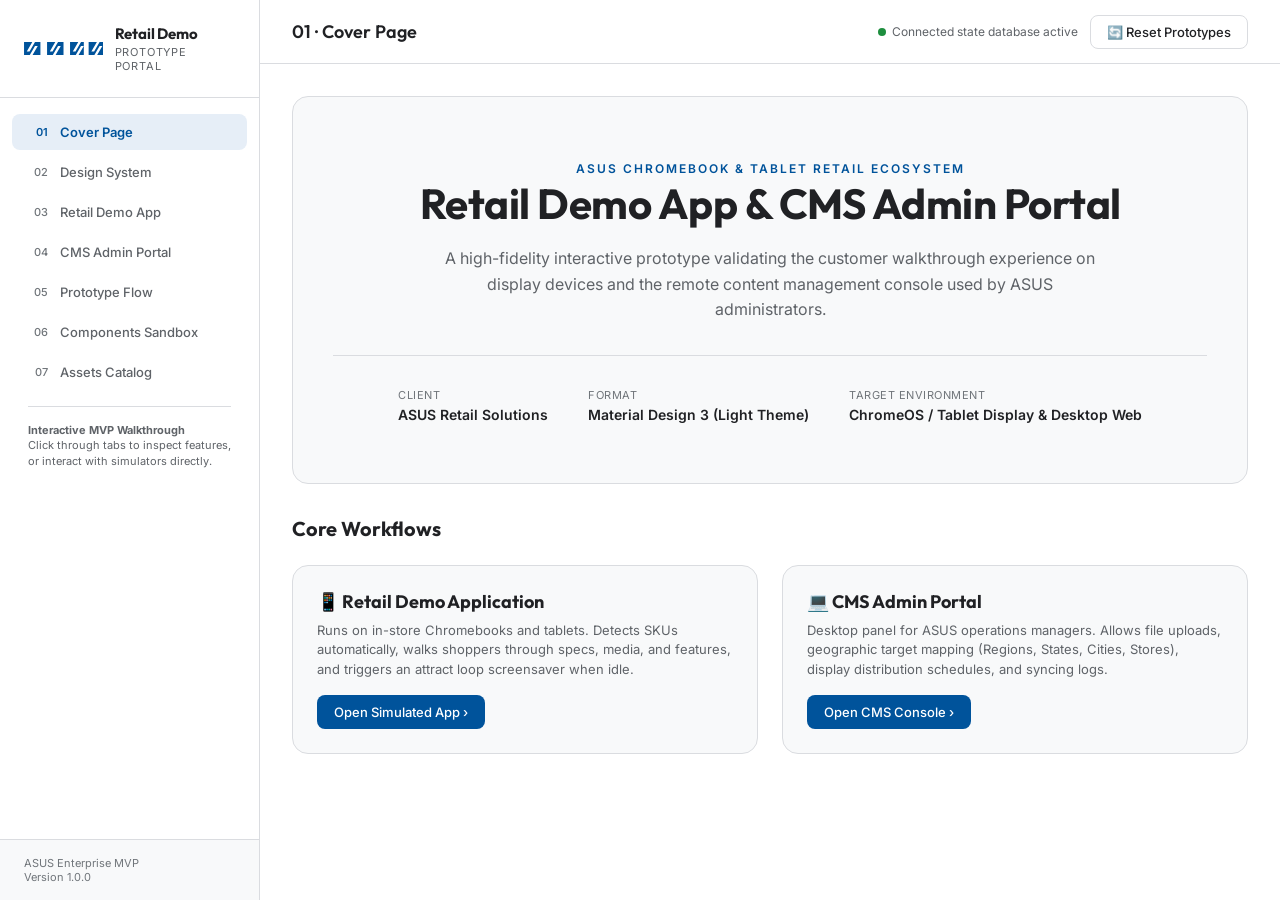
<file: index.html>
<!DOCTYPE html>
<html lang="en">
<head>
  <meta charset="UTF-8">
  <meta name="viewport" content="width=device-width, initial-scale=1.0">
  <title>ASUS Retail Demo Ecosystem — Client Review Prototype</title>
  <link rel="stylesheet" href="css/style.css">
</head>
<body>

  <div class="workbench-shell">
    
    <!-- LEFT SIDEBAR: Pages index (Figma structured) -->
    <aside class="workbench-sidebar">
      <div class="workbench-brand">
        <!-- SVG ASUS Logo -->
        <svg class="asus-svg-logo" viewBox="0 0 450 78" xmlns="http://www.w3.org/2000/svg">
          <path d="M78.6 0H63L31.5 54H15.8L47.3 0H0v77.3h31.5l31.5-54h15.7l-31.5 54H94V0H78.6zm132 0H195l-31.5 54h-15.7l31.5-54h-47.2v77.3h31.4l31.5-54h15.8l-31.5 54h47.2V0h-15.6zm132 0h-15.7l-31.5 54h-15.7l31.5-54h-47.2v77.3h31.4l31.5-54h15.8l-31.5 54H343V0h-15.7zm106.6 0h-15.6l-31.5 54h-15.7l31.5-54h-47.2v77.3h31.4l31.5-54h15.8l-31.5 54h47.2V0h-15.7z"/>
        </svg>
        <div class="workbench-title-box">
          <span class="workbench-title">Retail Demo</span>
          <span class="workbench-subtitle">Prototype Portal</span>
        </div>
      </div>
      
      <nav class="workbench-nav">
        <a href="#" class="workbench-nav-item active" data-page="cover">
          <span class="page-num">01</span>
          <span class="page-name">Cover Page</span>
        </a>
        <a href="#" class="workbench-nav-item" data-page="ds">
          <span class="page-num">02</span>
          <span class="page-name">Design System</span>
        </a>
        <a href="#" class="workbench-nav-item" data-page="retail">
          <span class="page-num">03</span>
          <span class="page-name">Retail Demo App</span>
        </a>
        <a href="#" class="workbench-nav-item" data-page="cms">
          <span class="page-num">04</span>
          <span class="page-name">CMS Admin Portal</span>
        </a>
        <a href="#" class="workbench-nav-item" data-page="flow">
          <span class="page-num">05</span>
          <span class="page-name">Prototype Flow</span>
        </a>
        <a href="#" class="workbench-nav-item" data-page="sandbox">
          <span class="page-num">06</span>
          <span class="page-name">Components Sandbox</span>
        </a>
        <a href="#" class="workbench-nav-item" data-page="assets">
          <span class="page-num">07</span>
          <span class="page-name">Assets Catalog</span>
        </a>
        
        <div class="workbench-nav-divider"></div>
        
        <div style="padding: 0 16px; font-size: 11px; color: var(--text-secondary); line-height: 1.4;">
          <strong>Interactive MVP Walkthrough</strong><br>
          Click through tabs to inspect features, or interact with simulators directly.
        </div>
      </nav>
      
      <div class="workbench-footer">
        ASUS Enterprise MVP<br>
        Version 1.0.0
      </div>
    </aside>
    
    <!-- MAIN WORK AREA -->
    <main class="workbench-main">
      
      <!-- TOP NAV / STATS -->
      <header class="workbench-header">
        <h2 class="workbench-header-title">01  ·  Cover Page</h2>
        <div class="workbench-header-actions">
          <span style="font-size: 12px; color: var(--text-secondary); display: flex; align-items: center; gap: 6px;">
            <span style="width: 8px; height: 8px; border-radius:50%; background-color: var(--success); display:inline-block;"></span>
            Connected state database active
          </span>
          <button class="btn btn-secondary" onclick="window.location.reload();">
            🔄 Reset Prototypes
          </button>
        </div>
      </header>
      
      <!-- MAIN BODY CONTAINER -->
      <div class="workbench-body">
        
        <!-- ==========================================
             01 COVER PAGE
             ========================================== -->
        <section class="workbench-page active" id="page-cover">
          <div class="cover-hero">
            <span class="cover-kicker">ASUS Chromebook & Tablet Retail Ecosystem</span>
            <h1 class="cover-title">Retail Demo App & CMS Admin Portal</h1>
            <p class="cover-description">
              A high-fidelity interactive prototype validating the customer walkthrough experience on display devices and the remote content management console used by ASUS administrators.
            </p>
            <div class="cover-meta">
              <div class="cover-meta-item">
                <div class="cover-meta-label">Client</div>
                <div class="cover-meta-value">ASUS Retail Solutions</div>
              </div>
              <div class="cover-meta-item">
                <div class="cover-meta-label">Format</div>
                <div class="cover-meta-value">Material Design 3 (Light Theme)</div>
              </div>
              <div class="cover-meta-item">
                <div class="cover-meta-label">Target Environment</div>
                <div class="cover-meta-value">ChromeOS / Tablet Display & Desktop Web</div>
              </div>
            </div>
          </div>
          
          <h2 style="font-family: var(--font-title); font-size: 20px; margin-bottom: 16px;">Core Workflows</h2>
          <div class="cover-grid">
            <div class="cover-card">
              <h3>📱 Retail Demo Application</h3>
              <p>Runs on in-store Chromebooks and tablets. Detects SKUs automatically, walks shoppers through specs, media, and features, and triggers an attract loop screensaver when idle.</p>
              <button class="btn btn-primary" onclick="document.querySelector('.workbench-nav-item[data-page=\'retail\']').click();">
                Open Simulated App ›
              </button>
            </div>
            
            <div class="cover-card">
              <h3>💻 CMS Admin Portal</h3>
              <p>Desktop panel for ASUS operations managers. Allows file uploads, geographic target mapping (Regions, States, Cities, Stores), display distribution schedules, and syncing logs.</p>
              <button class="btn btn-primary" onclick="document.querySelector('.workbench-nav-item[data-page=\'cms\']').click();">
                Open CMS Console ›
              </button>
            </div>
          </div>
        </section>
        
        <!-- ==========================================
             02 DESIGN SYSTEM
             ========================================== -->
        <section class="workbench-page" id="page-ds">
          <div class="alert-box alert-info">
            <strong>Design Tokens Statement:</strong> This design system represents the corporate look-and-feel of ASUS enterprise dashboards. It emphasizes clean layouts, Inter typography, 8px spacing grid, and ASUS Blue as the dominant brand identifier.
          </div>
          
          <!-- Colors -->
          <div class="ds-section">
            <h3 class="ds-section-title">Color Palette</h3>
            <div class="ds-color-grid">
              <div class="ds-color-card">
                <div class="ds-color-swatch" style="background-color: var(--primary);"></div>
                <div class="ds-color-info">
                  <div class="ds-color-name">ASUS Blue (Primary)</div>
                  <div class="ds-color-hex">#00539B</div>
                </div>
              </div>
              <div class="ds-color-card">
                <div class="ds-color-swatch" style="background-color: var(--primary-hover);"></div>
                <div class="ds-color-info">
                  <div class="ds-color-name">ASUS Blue Dark</div>
                  <div class="ds-color-hex">#003E7E</div>
                </div>
              </div>
              <div class="ds-color-card">
                <div class="ds-color-swatch" style="background-color: var(--asus-blue-light);"></div>
                <div class="ds-color-info">
                  <div class="ds-color-name">ASUS Blue Light</div>
                  <div class="ds-color-hex">#E6EEF7</div>
                </div>
              </div>
              <div class="ds-color-card">
                <div class="ds-color-swatch" style="background-color: var(--accent);"></div>
                <div class="ds-color-info">
                  <div class="ds-color-name">Accent Blue</div>
                  <div class="ds-color-hex">#1A73E8</div>
                </div>
              </div>
              <div class="ds-color-card">
                <div class="ds-color-swatch" style="background-color: var(--surface-variant);"></div>
                <div class="ds-color-info">
                  <div class="ds-color-name">Surface Light Grey</div>
                  <div class="ds-color-hex">#F8F9FA</div>
                </div>
              </div>
              <div class="ds-color-card">
                <div class="ds-color-swatch" style="background-color: var(--border);"></div>
                <div class="ds-color-info">
                  <div class="ds-color-name">Border Line</div>
                  <div class="ds-color-hex">#DADCE0</div>
                </div>
              </div>
            </div>
          </div>
          
          <!-- Typography -->
          <div class="ds-section">
            <h3 class="ds-section-title">Typography (Inter & Outfit)</h3>
            <div class="ds-font-sample">
              <div class="ds-font-label">Display Heading - Outfit (700 Bold)</div>
              <div style="font-family: var(--font-title); font-size: 32px; font-weight: 700;">ASUS Chromebook Plus CX3402</div>
            </div>
            <div class="ds-font-sample">
              <div class="ds-font-label">Section Title - Outfit (600 Semi-Bold)</div>
              <div style="font-family: var(--font-title); font-size: 20px; font-weight: 600;">Technical Specifications</div>
            </div>
            <div class="ds-font-sample">
              <div class="ds-font-label">Body Text - Inter (400 Regular)</div>
              <div style="font-family: var(--font-sans); font-size: 14px; line-height: 1.6; color: var(--text-secondary);">
                Tested to rigorous US MIL-STD 810H standards to withstand everyday bumps, drops, and liquid spills.
              </div>
            </div>
            <div class="ds-font-sample">
              <div class="ds-font-label">Action Label / Code - Inter (500 Medium / Monospace)</div>
              <div style="font-family: var(--font-sans); font-size: 13px; font-weight: 500; color: var(--primary);">EXPLORE PRODUCT</div>
            </div>
          </div>
          
          <!-- Elev/Margins -->
          <div class="ds-section">
            <h3 class="ds-section-title">Design Guidelines</h3>
            <div class="ds-color-grid">
              <div class="ds-card">
                <strong style="font-size:14px; display:block; margin-bottom:8px;">8-Point Grid</strong>
                <p style="font-size:12px; color:var(--text-secondary); line-height: 1.5;">All paddings, margins, elevations, and layout heights align to sizes of 8px (8, 16, 24, 32, 48, 64).</p>
              </div>
              <div class="ds-card">
                <strong style="font-size:14px; display:block; margin-bottom:8px;">Rounded Corners</strong>
                <p style="font-size:12px; color:var(--text-secondary); line-height: 1.5;">Cards, inputs, dialog panels, and buttons use a consistent border radius of 8px. Outer chassis uses 16px.</p>
              </div>
              <div class="ds-card">
                <strong style="font-size:14px; display:block; margin-bottom:8px;">Flat Shadow Scale</strong>
                <p style="font-size:12px; color:var(--text-secondary); line-height: 1.5;">Clean elevation gradients matching Material Design 3. Low height shadows to create neat card separation.</p>
              </div>
            </div>
          </div>
        </section>
        
        <!-- ==========================================
             03 RETAIL DEMO APP (LANDSCAPE SIMULATOR)
             ========================================== -->
        <section class="workbench-page" id="page-retail">
          <div style="margin-bottom: 20px; display:flex; justify-content:space-between; align-items:center;">
            <div>
              <p style="font-size: 14px; color: var(--text-secondary); max-width: 600px;">
                Walk through the in-store Chromebook flow. Note the automatic SKU scanning simulation and the screensaver attract loop.
              </p>
            </div>
            <div style="display:flex; gap:10px;">
              <button class="btn btn-secondary" onclick="showRtScreen('rt-splash')">⏮ Restart Loop</button>
              <button class="btn btn-secondary" onclick="showRtScreen('rt-idle')">💤 Trigger Idle Mode</button>
            </div>
          </div>
          
          <div class="simulator-stage">
            
            <!-- TABLET FRAME -->
            <div class="tablet-frame">
              <div class="tablet-camera"></div>
              
              <!-- Simulated Landscape Screen -->
              <div class="tablet-screen" id="tablet-viewport">
                
                <!-- RT-01: Splash Screen -->
                <div class="rt-screen active" id="rt-splash">
                  <div class="rt-splash-wrap">
                    <!-- Simple Text Logo representation or clean ASUS text -->
                    <h1 style="font-family: var(--font-title); font-size: 54px; letter-spacing: 2px; color: var(--primary); margin-bottom: 16px;">ASUS</h1>
                    <p style="font-size:13px; color: var(--text-secondary); margin-bottom: 32px; letter-spacing: 1px;">WELCOME TO THE EXPERIENCE</p>
                    <div class="rt-spinner" id="rt-splash-spinner"></div>
                  </div>
                  <button class="btn btn-secondary btn-text rt-screen-overlay-btn" id="rt-splash-skip">Skip Intro ›</button>
                </div>
                
                <!-- RT-02: Auto SKU Detection -->
                <div class="rt-screen" id="rt-sku">
                  <div class="rt-sku-wrap">
                    <div class="rt-sku-scanning-card" id="rt-sku-card-content">
                      <div class="rt-sku-icon-box">💻</div>
                      <h3 style="font-family: var(--font-title); font-size: 18px; margin-bottom: 8px;">Hardware SKU Scan</h3>
                      <p style="font-size: 12px; color: var(--text-secondary);">Connecting to local hardware identification registers...</p>
                      
                      <div class="rt-sku-scanning-bar"></div>
                      
                      <div class="rt-sku-logs" id="rt-sku-logs">Initializing ChromeOS registers...</div>
                    </div>
                  </div>
                  <button class="btn btn-secondary btn-text rt-screen-overlay-btn" id="rt-sku-btn">Skip Scan ›</button>
                </div>
                
                <!-- RT-03: Retail Landing Home -->
                <div class="rt-screen" id="rt-home">
                  <div class="rt-home-layout">
                    <div class="rt-home-hero">
                      <img src="assets/asus_chromebook_hero.png" alt="ASUS Chromebook Plus">
                      <div style="position: absolute; bottom: 12px; right: 12px; font-size: 9px; color: var(--text-muted);">Simulated Unit Photo</div>
                    </div>
                    <div class="rt-home-details">
                      <span class="rt-badge" id="rt-home-sku-badge">MODEL: CX3402</span>
                      <h2 class="rt-home-title">ASUS Chromebook Plus</h2>
                      <p class="rt-home-desc">
                        Get more done with fast boot times, built-in AI tools, automatic military-grade durability testing, and robust productivity software.
                      </p>
                      <div class="rt-home-buttons">
                        <button class="btn btn-primary" id="rt-home-ksp-btn">Explore Key Features ›</button>
                        <div style="display: flex; gap: 8px;">
                          <button class="btn btn-secondary" style="flex:1;" id="rt-home-specs-btn">Tech Specs</button>
                          <button class="btn btn-secondary" style="flex:1;" id="rt-home-media-btn">Gallery</button>
                        </div>
                      </div>
                    </div>
                  </div>
                  
                  <div class="rt-nav-bar">
                    <span class="rt-nav-title">ASUS Retail Demo</span>
                    <div class="rt-nav-dots">
                      <div class="rt-dot active"></div>
                      <div class="rt-dot"></div>
                      <div class="rt-dot"></div>
                      <div class="rt-dot"></div>
                    </div>
                    <div class="rt-nav-buttons">
                      <button class="btn btn-secondary btn-text" id="rt-home-preview-btn" style="font-size:11px;">Preview screensaver attract</button>
                    </div>
                  </div>
                </div>
                
                <!-- RT-04: Key Selling Points Carousel -->
                <div class="rt-screen" id="rt-ksp">
                  <div class="rt-ksp-wrap">
                    <div class="rt-ksp-header">
                      <h2>Key Selling Points</h2>
                      <span style="font-size: 13px; color: var(--text-secondary);" id="rt-ksp-num">Highlight 1 of 6</span>
                    </div>
                    
                    <div class="rt-ksp-carousel">
                      <button class="btn btn-secondary btn-icon" id="rt-ksp-prev" style="width: 40px; height: 40px; border-radius: 50%;">‹</button>
                      
                      <div class="rt-ksp-card">
                        <div class="rt-ksp-icon" id="rt-ksp-icon">🛡️</div>
                        <div class="rt-ksp-content">
                          <span class="rt-ksp-card-kicker" id="rt-ksp-kicker">DURABILITY</span>
                          <h3 class="rt-ksp-card-title" id="rt-ksp-title">Military Grade Durability</h3>
                          <p class="rt-ksp-card-text" id="rt-ksp-text">
                            Tested to rigorous US MIL-STD 810H standards to withstand everyday bumps, drops, pressure, and liquid spills on the keyboard.
                          </p>
                        </div>
                      </div>
                      
                      <button class="btn btn-secondary btn-icon" id="rt-ksp-next" style="width: 40px; height: 40px; border-radius: 50%;">›</button>
                    </div>
                    
                    <div style="display:flex; justify-content:center; margin: 16px 0;" id="rt-ksp-dots">
                      <!-- Dynamic dots generated by JS -->
                    </div>
                  </div>
                  
                  <div class="rt-nav-bar">
                    <button class="btn btn-secondary" id="rt-ksp-home">‹ Home</button>
                    <div class="rt-nav-dots">
                      <div class="rt-dot"></div>
                      <div class="rt-dot active"></div>
                      <div class="rt-dot"></div>
                      <div class="rt-dot"></div>
                    </div>
                    <button class="btn btn-primary" onclick="showRtScreen('rt-specs')">Tech Specs ›</button>
                  </div>
                </div>
                
                <!-- RT-05: Technical Specifications -->
                <div class="rt-screen" id="rt-specs">
                  <div class="rt-specs-wrap">
                    <h2 style="font-family: var(--font-title); font-size: 22px;">Technical Specifications</h2>
                    
                    <div class="rt-specs-grid">
                      <div class="rt-spec-section">
                        <h3>Performance & Architecture</h3>
                        <div class="rt-spec-row">
                          <span class="rt-spec-label">Processor</span>
                          <span class="rt-spec-value">12th Gen Intel Core i5-1235U</span>
                        </div>
                        <div class="rt-spec-row">
                          <span class="rt-spec-label">Graphics</span>
                          <span class="rt-spec-value">Intel Iris Xe Graphics</span>
                        </div>
                        <div class="rt-spec-row">
                          <span class="rt-spec-label">OS</span>
                          <span class="rt-spec-value">ChromeOS Plus</span>
                        </div>
                      </div>
                      
                      <div class="rt-spec-section">
                        <h3>Memory & Storage</h3>
                        <div class="rt-spec-row">
                          <span class="rt-spec-label">System RAM</span>
                          <span class="rt-spec-value">8GB LPDDR5 (Onboard)</span>
                        </div>
                        <div class="rt-spec-row">
                          <span class="rt-spec-label">Solid State</span>
                          <span class="rt-spec-value">256GB UFS Storage</span>
                        </div>
                        <div class="rt-spec-row">
                          <span class="rt-spec-label">Cloud Storage</span>
                          <span class="rt-spec-value">12-Month 100GB Google One</span>
                        </div>
                      </div>
                      
                      <div class="rt-spec-section">
                        <h3>Display & Audio</h3>
                        <div class="rt-spec-row">
                          <span class="rt-spec-label">Screen Size</span>
                          <span class="rt-spec-value">14.0-inch, FHD (1920x1080)</span>
                        </div>
                        <div class="rt-spec-row">
                          <span class="rt-spec-label">Touch Screen</span>
                          <span class="rt-spec-value">Capacitive Multi-touch</span>
                        </div>
                        <div class="rt-spec-row">
                          <span class="rt-spec-label">Speaker System</span>
                          <span class="rt-spec-value">Dual Harmon Kardon stereo</span>
                        </div>
                      </div>
                      
                      <div class="rt-spec-section">
                        <h3>Dimensions & Ports</h3>
                        <div class="rt-spec-row">
                          <span class="rt-spec-label">Physical weight</span>
                          <span class="rt-spec-value">1.44 kg (3.17 lbs)</span>
                        </div>
                        <div class="rt-spec-row">
                          <span class="rt-spec-label">Chassis Dimensions</span>
                          <span class="rt-spec-value">32.6 x 21.4 x 1.87 cm</span>
                        </div>
                        <div class="rt-spec-row">
                          <span class="rt-spec-label">I/O Ports</span>
                          <span class="rt-spec-value">2x USB-C 3.2, 1x USB-A, 1x HDMI</span>
                        </div>
                      </div>
                    </div>
                  </div>
                  
                  <div class="rt-nav-bar">
                    <button class="btn btn-secondary" id="rt-specs-back">‹ Highlights</button>
                    <div class="rt-nav-dots">
                      <div class="rt-dot"></div>
                      <div class="rt-dot"></div>
                      <div class="rt-dot active"></div>
                      <div class="rt-dot"></div>
                    </div>
                    <button class="btn btn-primary" id="rt-specs-next">Media Gallery ›</button>
                  </div>
                </div>
                
                <!-- RT-06: Media Gallery -->
                <div class="rt-screen" id="rt-media">
                  <div class="rt-media-wrap">
                    
                    <div class="rt-media-viewer" id="rt-media-viewer">
                      <!-- Rendered by JS -->
                    </div>
                    
                    <div class="rt-media-sidebar" id="rt-media-thumbs">
                      <!-- Thumbnails rendered by JS -->
                    </div>
                  </div>
                  
                  <div class="rt-nav-bar">
                    <button class="btn btn-secondary" id="rt-media-back">‹ Specs</button>
                    <div class="rt-nav-dots">
                      <div class="rt-dot"></div>
                      <div class="rt-dot"></div>
                      <div class="rt-dot"></div>
                      <div class="rt-dot active"></div>
                    </div>
                    <button class="btn btn-primary" id="rt-media-next">Attract Screensaver ›</button>
                  </div>
                </div>
                
                <!-- RT-07: Idle Attract Mode -->
                <div class="rt-screen" id="rt-idle">
                  <div class="rt-idle-wrap" id="rt-idle-wake">
                    <img class="rt-idle-image" id="rt-idle-img" src="assets/asus_attract_loop.png" alt="ASUS Attract Loop">
                    
                    <div class="rt-idle-text-overlay">
                      <h2 class="rt-idle-title" id="rt-idle-title">ASUS Chromebook Plus</h2>
                      <p class="rt-idle-desc" id="rt-idle-desc">Interactive product tour. Tap the screen to explore.</p>
                      <div class="rt-idle-prompt">👋 TAP ANYWHERE TO START TOUR</div>
                    </div>
                  </div>
                </div>
                
              </div>
            </div>
            
          </div>
        </section>
        
        <!-- ==========================================
             04 CMS ADMIN PORTAL (DESKTOP SIMULATOR)
             ========================================== -->
        <section class="workbench-page" id="page-cms">
          
          <div class="browser-frame">
            <div class="browser-header">
              <div class="browser-dots">
                <span class="browser-dot browser-dot-red"></span>
                <span class="browser-dot browser-dot-yellow"></span>
                <span class="browser-dot browser-dot-green"></span>
              </div>
              <div class="browser-url-bar">
                🔐 cms.asus-retaildemo.internal/console
              </div>
            </div>
            
            <!-- CMS Main App Shell -->
            <div class="cms-layout">
              
              <!-- CMS Sidebar -->
              <aside class="cms-sidebar">
                <div class="cms-brand">
                  💻 ASUS CMS Portal
                </div>
                
                <nav class="cms-nav">
                  <a href="#" class="cms-nav-item active" data-cms-page="dash">Dashboard</a>
                  <a href="#" class="cms-nav-item" data-cms-page="upload">Upload Content</a>
                  <a href="#" class="cms-nav-item" data-cms-page="assign">Assign Content</a>
                  <a href="#" class="cms-nav-item" data-cms-page="schedule">Scheduling</a>
                  <a href="#" class="cms-nav-item" data-cms-page="reports">Reports Sync</a>
                </nav>
                
                <!-- CMS Admin Profile widget -->
                <div class="cms-user-panel" id="cms-user-panel-box" style="display:none;">
                  <div class="cms-username" id="cms-username-label">Vanshika Soni</div>
                  <div class="cms-userrole" id="cms-user-role-label">Super Admin</div>
                  <button class="btn btn-secondary btn-text" id="cms-sign-out" style="padding: 4px; font-size: 11px; text-align: left;">Sign Out</button>
                </div>
              </aside>
              
              <!-- CMS Main Contents -->
              <div class="cms-main">
                
                <!-- CMS-01: LOGIN -->
                <div class="cms-screen active" id="cms-login">
                  <div class="cms-login-page">
                    <div class="cms-login-card">
                      <div class="cms-login-logo">
                        <h2 style="font-family: var(--font-title); color: var(--primary);">ASUS Portal Login</h2>
                        <p style="font-size: 11px; color: var(--text-secondary); margin-top: 4px;">Retail Signage & Distribution Management</p>
                      </div>
                      
                      <div class="input-field">
                        <label class="input-label">Admin Email</label>
                        <input type="text" class="input-control" value="admin@asus.example" readonly>
                      </div>
                      
                      <div class="input-field">
                        <label class="input-label">Password</label>
                        <input type="password" class="input-control" value="••••••••" readonly>
                      </div>
                      
                      <div class="input-field">
                        <label class="input-label">Select Security Role</label>
                        <div class="chips-container" id="cms-role-chips">
                          <div class="chip active" data-role="Super Admin">Super Admin</div>
                          <div class="chip" data-role="Regional Admin">Regional Admin (South)</div>
                        </div>
                        <span style="font-size:10px; color: var(--text-muted); margin-top: 6px;" id="cms-role-note">Super Admin has access to national filters & all regional stores.</span>
                      </div>
                      
                      <button class="btn btn-primary" id="cms-login-submit" style="width: 100%; margin-top: 8px;">Sign In to Console</button>
                    </div>
                  </div>
                </div>
                
                <!-- CMS-02: DASHBOARD OVERVIEW -->
                <div class="cms-screen" id="cms-dash">
                  <div class="cms-header-bar">
                    <span class="cms-header-title">Ecosystem Overview</span>
                    <span style="font-size: 11px; color: var(--text-secondary);">Last updated: Just now</span>
                  </div>
                  
                  <div class="cms-body">
                    <!-- Metrics Row -->
                    <div class="cms-dash-metrics">
                      <div class="cms-metric-card">
                        <span class="cms-metric-label">Devices Connected</span>
                        <div class="cms-metric-value" id="cms-metric-devices">1,156<span style="font-size:11px; font-weight:normal; color:var(--text-muted);">/1,248</span></div>
                        <span class="cms-metric-trend cms-metric-trend-up">92.6% Online</span>
                      </div>
                      
                      <div class="cms-metric-card">
                        <span class="cms-metric-label">Products Active</span>
                        <div class="cms-metric-value" id="cms-metric-products">3 Active</div>
                        <span class="cms-metric-trend" style="color: var(--text-muted);">Models: CX, CM, B</span>
                      </div>
                      
                      <div class="cms-metric-card">
                        <span class="cms-metric-label">Media Assets</span>
                        <div class="cms-metric-value" id="cms-metric-uploads">3</div>
                        <span class="cms-metric-trend cms-metric-trend-up">Synced Catalog</span>
                      </div>
                      
                      <div class="cms-metric-card">
                        <span class="cms-metric-label">Distribution Rules</span>
                        <div class="cms-metric-value" id="cms-metric-assignments">2</div>
                        <span class="cms-metric-trend cms-metric-trend-up">Active Schedules</span>
                      </div>
                    </div>
                    
                    <!-- Dashboard widgets layout -->
                    <div class="cms-dash-row">
                      
                      <!-- Left widget: map and listings -->
                      <div style="display:flex; flex-direction:column; gap:16px;">
                        
                        <div class="cms-panel">
                          <div class="cms-panel-title">
                            <span>Interactive Geographic Store Distribution</span>
                            <span style="font-size: 11px; font-weight:normal; color:var(--text-muted);">Hover nodes to inspect status</span>
                          </div>
                          
                          <div class="map-placeholder">
                            <!-- Draw simple visual lines mimicking US Map regions -->
                            <svg width="100%" height="100%" style="opacity: 0.2; pointer-events: none;">
                              <path d="M 20 80 Q 200 40 400 80 T 800 80 T 900 200 L 900 240 Q 600 280 300 240 Z" fill="none" stroke="var(--text-primary)" stroke-width="2"/>
                            </svg>
                            
                            <!-- Interative Store Nodes -->
                            <div class="map-node" style="left: 15%; top: 30%;" data-store="ASUS Store Seattle" data-region="West" data-status="online"></div>
                            <div class="map-node" style="left: 18%; top: 55%;" data-store="Best Buy San Francisco" data-region="West" data-status="online"></div>
                            <div class="map-node offline" style="left: 45%; top: 75%;" data-store="Walmart Dallas" data-region="South" data-status="offline"></div>
                            <div class="map-node" style="left: 78%; top: 25%;" data-store="ASUS Store Manhattan" data-region="North" data-status="online"></div>
                            <div class="map-node" style="left: 74%; top: 60%;" data-store="Best Buy Miami" data-region="South" data-status="online"></div>
                            
                            <div class="map-tooltip" id="map-tooltip">Seattle Outlet</div>
                          </div>
                        </div>
                        
                        <div class="cms-panel">
                          <div class="cms-panel-title">Recent Content Uploads</div>
                          <div class="table-container">
                            <table class="data-table">
                              <thead>
                                <tr>
                                  <th>Asset Title</th>
                                  <th>Type</th>
                                  <th>Target SKU</th>
                                  <th>Upload Date</th>
                                </tr>
                              </thead>
                              <tbody id="cms-dash-recent-uploads">
                                <!-- Populated dynamically by JS -->
                              </tbody>
                            </table>
                          </div>
                        </div>
                        
                      </div>
                      
                      <!-- Right widget: Sync Activity Log -->
                      <div class="cms-panel">
                        <div class="cms-panel-title">Live Device Distribution logs</div>
                        <div class="table-container" style="border:none;">
                          <table class="data-table">
                            <thead>
                              <tr>
                                  <th>Content Distribution</th>
                                  <th>State</th>
                                  <th>Stores Scope</th>
                                  <th>Sync Time</th>
                              </tr>
                            </thead>
                            <tbody id="cms-dash-recent-syncs">
                              <!-- Dynamic sync entries -->
                            </tbody>
                          </table>
                        </div>
                      </div>
                      
                    </div>
                  </div>
                </div>
                
                <!-- CMS-03: CONTENT UPLOAD -->
                <div class="cms-screen" id="cms-upload">
                  <div class="cms-header-bar">
                    <span class="cms-header-title">Upload Asset Catalog</span>
                  </div>
                  <div class="cms-body">
                    
                    <div class="upload-grid">
                      <!-- Left side form -->
                      <div class="cms-panel">
                        <div class="cms-panel-title">Metadata Registry</div>
                        <form id="cms-upload-form">
                          <div class="input-field">
                            <label class="input-label">Asset Display Title</label>
                            <input type="text" class="input-control" id="cms-upload-title" placeholder="e.g. Chromebook CX3402 Promo Banner">
                          </div>
                          
                          <div class="input-field">
                            <label class="input-label">Description</label>
                            <textarea class="input-control" id="cms-upload-desc" rows="2" placeholder="e.g. Displays winter sales promotional graphics on main dashboard..."></textarea>
                          </div>
                          
                          <div style="display:flex; gap:16px;">
                            <div class="input-field" style="flex:1;">
                              <label class="input-label">Asset Type</label>
                              <select class="input-control input-select" id="cms-upload-type">
                                <option value="image">Image (JPEG/PNG)</option>
                                <option value="video">Video (MP4 Loop)</option>
                              </select>
                            </div>
                            
                            <div class="input-field" style="flex:1;">
                              <label class="input-label">Target Model SKU</label>
                              <select class="input-control input-select" id="cms-upload-sku">
                                <option value="CX3402">CX3402 (Chromebook Plus)</option>
                                <option value="CX5500">CX5500 (Vibe Chromebook)</option>
                                <option value="B5402">B5402 (ExpertBook)</option>
                                <option value="All SKUs">All Models (National Attract)</option>
                              </select>
                            </div>
                          </div>
                          
                          <div class="input-field">
                            <label class="input-label">Asset Tag Filters (Comma separated)</label>
                            <input type="text" class="input-control" id="cms-upload-tags" placeholder="e.g. Hero, Attract, Promo">
                          </div>
                          
                          <button class="btn btn-primary" id="cms-upload-submit" style="margin-top: 12px; width: 100%;">Publish to Catalog</button>
                        </form>
                      </div>
                      
                      <!-- Right side drag drop boxes -->
                      <div>
                        <div class="cms-panel" style="margin-bottom: 16px;">
                          <div class="cms-panel-title">Upload Zones</div>
                          <div class="upload-drag-zone" id="cms-drag-zone-img">
                            <div class="upload-icon">🖼️</div>
                            <strong>Drag Image files here</strong>
                            <p style="font-size:11px; color:var(--text-muted); margin-top:4px;">Or click to mock upload PNG/JPG (Max 5MB)</p>
                          </div>
                          
                          <div class="upload-drag-zone" id="cms-drag-zone-vid">
                            <div class="upload-icon">🎥</div>
                            <strong>Drag Video loops here</strong>
                            <p style="font-size:11px; color:var(--text-muted); margin-top:4px;">Or click to mock upload MP4 (Max 45MB)</p>
                          </div>
                        </div>
                      </div>
                    </div>
                    
                    <!-- Previews Row -->
                    <div class="cms-panel" style="margin-top: 16px;">
                      <div class="cms-panel-title">Current Media Inventory</div>
                      <div class="table-container">
                        <table class="data-table">
                          <thead>
                            <tr>
                              <th>Asset Title</th>
                              <th>Type</th>
                              <th>Default SKU Target</th>
                              <th>Tags</th>
                              <th>Upload Date</th>
                              <th>Action</th>
                            </tr>
                          </thead>
                          <tbody id="cms-upload-asset-list">
                            <!-- Populated dynamically -->
                          </tbody>
                        </table>
                      </div>
                    </div>
                    
                  </div>
                </div>
                
                <!-- CMS-04: CONTENT ASSIGNMENT -->
                <div class="cms-screen" id="cms-assign">
                  <div class="cms-header-bar">
                    <span class="cms-header-title">Distribute Content to Stores</span>
                  </div>
                  <div class="cms-body">
                    
                    <div class="assign-grid">
                      <!-- Filters Box -->
                      <div class="cms-panel">
                        <div class="cms-panel-title">Target Filters Setup</div>
                        
                        <div class="input-field">
                          <label class="input-label">Select Uploaded Media Asset</label>
                          <select class="input-control input-select" id="cms-assign-asset-select">
                            <!-- Dynamic assets option list -->
                          </select>
                        </div>
                        
                        <div class="input-field">
                          <label class="input-label">Target Model SKU</label>
                          <div class="chips-container" id="cms-assign-sku-chips">
                            <div class="chip active" data-sku="CX3402">CX3402</div>
                            <div class="chip" data-sku="CX5500">CX5500</div>
                            <div class="chip" data-sku="B5402">B5402</div>
                          </div>
                        </div>
                        
                        <div class="input-field">
                          <label class="input-label">Geographic Region Targets</label>
                          <div class="chips-container" id="cms-assign-region-chips">
                            <div class="chip" data-region="North">North Region</div>
                            <div class="chip" data-region="West">West Region</div>
                            <div class="chip" data-region="South">South Region</div>
                            <div class="chip" data-region="East">East Region</div>
                          </div>
                        </div>
                        
                        <div class="input-field">
                          <label class="input-label">Retail Partner Filter</label>
                          <div class="chips-container" id="cms-assign-store-chips">
                            <div class="chip" data-store="ASUS Outlets">ASUS Store</div>
                            <div class="chip" data-store="Best Buy">Best Buy</div>
                            <div class="chip" data-store="Costco">Costco</div>
                            <div class="chip" data-store="Walmart">Walmart</div>
                          </div>
                        </div>
                      </div>
                      
                      <!-- Summary Box -->
                      <div class="cms-panel" style="display:flex; flex-direction:column; justify-content:space-between;">
                        <div>
                          <div class="cms-panel-title">Distribution Overview</div>
                          <div class="alert-box alert-info">
                            <strong>Sync Estimator:</strong> Rules apply recursively. Target count displays active hardware sync registrations.
                          </div>
                          
                          <div class="assign-summary-box">
                            <div class="assign-summary-title">Configured Assignment Target</div>
                            <p style="font-size:12px; line-height: 1.5; color: var(--text-primary);" id="cms-assign-summary-desc">
                              Loading specifications...
                            </p>
                          </div>
                        </div>
                        
                        <div style="margin-top:20px; border-top: 1px solid var(--border); padding-top:20px;">
                          <div style="display:flex; justify-content:space-between; align-items:center; margin-bottom:16px;">
                            <span style="font-size: 13px; color: var(--text-secondary);">Estimated device impact:</span>
                            <strong style="font-size:16px; color: var(--primary);" id="cms-assign-device-count">1,248 devices</strong>
                          </div>
                          <button class="btn btn-primary" id="cms-assign-submit" style="width: 100%;">Save and Dispatch Rules</button>
                        </div>
                      </div>
                    </div>
                    
                  </div>
                </div>
                
                <!-- CMS-05: SCHEDULING -->
                <div class="cms-screen" id="cms-schedule">
                  <div class="cms-header-bar">
                    <span class="cms-header-title">Content Sync Scheduling</span>
                  </div>
                  <div class="cms-body">
                    
                    <div class="sched-grid">
                      <!-- Config Form -->
                      <div class="cms-panel">
                        <div class="cms-panel-title">Schedule Timelines</div>
                        <form id="cms-sched-form">
                          <div class="input-field">
                            <label class="input-label">Select Media Asset</label>
                            <select class="input-control input-select" id="cms-sched-asset-select">
                              <!-- Populated by JS -->
                            </select>
                          </div>
                          
                          <div style="display:flex; gap:16px;">
                            <div class="input-field" style="flex:1;">
                              <label class="input-label">Start Sync Date</label>
                              <input type="date" class="input-control" id="cms-sched-start" value="2026-07-14">
                            </div>
                            <div class="input-field" style="flex:1;">
                              <label class="input-label">Expiration Date</label>
                              <input type="date" class="input-control" id="cms-sched-end" value="2026-08-14">
                            </div>
                          </div>
                          
                          <div class="input-field">
                            <label class="input-label">Recurrence Setting</label>
                            <div style="display:flex; gap:10px; margin-top:4px;">
                              <label style="font-size:12px; display:inline-flex; align-items:center; gap:6px;">
                                <input type="checkbox" checked> Repeat Weekly
                              </label>
                              <label style="font-size:12px; display:inline-flex; align-items:center; gap:6px;">
                                <input type="checkbox"> Run during stores closing hours (10PM - 6AM)
                              </label>
                            </div>
                          </div>
                          
                          <button class="btn btn-primary" id="cms-sched-submit" style="width: 100%; margin-top:12px;">Publish Timeline Schedule</button>
                        </form>
                      </div>
                      
                      <!-- Calendar and Active List -->
                      <div class="cms-panel">
                        <div class="cms-panel-title">Active Schedule Timelines</div>
                        <div class="table-container" style="border:none;">
                          <table class="data-table">
                            <thead>
                              <tr>
                                <th>Campaign Name</th>
                                <th>SKU</th>
                                <th>Start Date</th>
                                <th>End Date</th>
                                <th>Status</th>
                                <th>Cancel</th>
                              </tr>
                            </thead>
                            <tbody id="cms-sched-active-schedules">
                              <!-- Dynamic scheduling rows -->
                            </tbody>
                          </table>
                        </div>
                      </div>
                    </div>
                    
                  </div>
                </div>
                
                <!-- CMS-06: REPORTS -->
                <div class="cms-screen" id="cms-reports">
                  <div class="cms-header-bar">
                    <span class="cms-header-title">Live Hardware Audit Logs</span>
                    <div style="display:flex; gap:8px;">
                      <button class="btn btn-secondary" id="btn-export-csv" style="font-size:11px; padding: 4px 8px;">📊 Export CSV</button>
                      <button class="btn btn-secondary" id="btn-export-excel" style="font-size:11px; padding: 4px 8px;">📈 Export Excel</button>
                      <button class="btn btn-secondary" id="btn-export-pdf" style="font-size:11px; padding: 4px 8px;">📋 Export PDF</button>
                    </div>
                  </div>
                  <div class="cms-body">
                    
                    <div class="cms-panel" style="margin-bottom: 16px;">
                      <div class="cms-panel-title">Synchronized Device Audits (Realtime status syncs)</div>
                      
                      <div class="table-container">
                        <table class="data-table">
                          <thead>
                            <tr>
                              <th>Unit Serial ID</th>
                              <th>Hardware SKU</th>
                              <th>Assigned Store Location</th>
                              <th>Region</th>
                              <th>CPU Usage</th>
                              <th>RAM Allocation</th>
                              <th>Sync State</th>
                              <th>Last Communication</th>
                            </tr>
                          </thead>
                          <tbody id="cms-reports-device-list">
                            <!-- Dynamic device records -->
                          </tbody>
                        </table>
                      </div>
                    </div>
                    
                  </div>
                </div>
                
              </div>
            </div>
            
          </div>
        </section>
        
        <!-- ==========================================
             05 PROTOTYPE FLOW DIAGRAM
             ========================================== -->
        <section class="workbench-page" id="page-flow">
          <div class="alert-box alert-info">
            <strong>Interactive Blueprint Map:</strong> Click any of the boxes in the diagram below to jump straight to that prototype view or screen state!
          </div>
          
          <div class="flow-diagram-container">
            <svg class="flow-interactive-svg" viewBox="0 0 1000 420" width="100%" height="420" xmlns="http://www.w3.org/2000/svg">
              <!-- Definition of arrows -->
              <defs>
                <marker id="arrow" viewBox="0 0 10 10" refX="5" refY="5" markerWidth="6" markerHeight="6" orient="auto-start-reverse">
                  <path d="M 0 0 L 10 5 L 0 10 z" fill="var(--text-secondary)"/>
                </marker>
                <marker id="arrow-blue" viewBox="0 0 10 10" refX="5" refY="5" markerWidth="6" markerHeight="6" orient="auto-start-reverse">
                  <path d="M 0 0 L 10 5 L 0 10 z" fill="var(--primary)"/>
                </marker>
              </defs>
              
              <!-- SECTION HEADINGS -->
              <text x="180" y="30" font-family="var(--font-title)" font-size="16" font-weight="700" fill="var(--primary)" text-anchor="middle">📱 RETAIL DEMO FLOW</text>
              <text x="680" y="30" font-family="var(--font-title)" font-size="16" font-weight="700" fill="var(--primary)" text-anchor="middle">💻 CMS ADMIN PORTAL FLOW</text>
              
              <!-- ==================== RETAIL DEMO APP FLOW NODES ==================== -->
              <!-- RT-01: Splash -->
              <g class="flow-svg-node" data-target-flow="rt-splash">
                <rect x="50" y="60" width="260" height="40" rx="8"/>
                <text x="180" y="85" text-anchor="middle">RT-01 · Splash Screen (Logo Intro)</text>
              </g>
              <path d="M 180 100 L 180 120" class="flow-svg-edge" marker-end="url(#arrow)"/>
              
              <!-- RT-02: SKU Scan -->
              <g class="flow-svg-node" data-target-flow="rt-sku">
                <rect x="50" y="120" width="260" height="40" rx="8"/>
                <text x="180" y="145" text-anchor="middle">RT-02 · Auto SKU Detection (Scan)</text>
              </g>
              <path d="M 180 160 L 180 180" class="flow-svg-edge" marker-end="url(#arrow)"/>
              
              <!-- RT-03: Home -->
              <g class="flow-svg-node" data-target-flow="rt-home">
                <rect x="50" y="180" width="260" height="40" rx="8"/>
                <text x="180" y="205" text-anchor="middle">RT-03 · Landing Home (Product Hero)</text>
              </g>
              <!-- Branch splits from home -->
              <path d="M 180 220 L 180 240" class="flow-svg-edge" marker-end="url(#arrow)"/>
              
              <!-- RT-04: KSP -->
              <g class="flow-svg-node" data-target-flow="rt-ksp">
                <rect x="50" y="240" width="260" height="40" rx="8"/>
                <text x="180" y="265" text-anchor="middle">RT-04 · Selling Points Carousel</text>
              </g>
              <path d="M 180 280 L 180 300" class="flow-svg-edge" marker-end="url(#arrow)"/>
              
              <!-- RT-05: Specs -->
              <g class="flow-svg-node" data-target-flow="rt-specs">
                <rect x="50" y="300" width="260" height="40" rx="8"/>
                <text x="180" y="325" text-anchor="middle">RT-05 · Technical Specifications</text>
              </g>
              <path d="M 180 340 L 180 360" class="flow-svg-edge" marker-end="url(#arrow)"/>
              
              <!-- RT-06: Media -->
              <g class="flow-svg-node" data-target-flow="rt-media">
                <rect x="50" y="360" width="260" height="40" rx="8"/>
                <text x="180" y="385" text-anchor="middle">RT-06 · Media Gallery (Video & Images)</text>
              </g>
              
              <!-- RT-07: Idle screensaver loop -->
              <g class="flow-svg-node" data-target-flow="rt-idle">
                <rect x="330" y="180" width="130" height="40" rx="8" style="stroke: #FF8F00; fill: #FFF8E1;"/>
                <text x="395" y="205" text-anchor="middle" font-weight="600" fill="#B26A00">RT-07 · Idle Tour</text>
              </g>
              
              <path d="M 310 200 L 325 200" class="flow-svg-edge" marker-end="url(#arrow)"/>
              <path d="M 395 180 L 395 140 Q 395 100 240 100" fill="none" stroke="var(--text-secondary)" stroke-width="1" stroke-dasharray="3 3" marker-end="url(#arrow)"/>
              
              <!-- ==================== CMS PORTAL FLOW NODES ==================== -->
              <!-- CMS-01: Login -->
              <g class="flow-svg-node" data-target-flow="cms-login">
                <rect x="550" y="60" width="260" height="40" rx="8"/>
                <text x="680" y="85" text-anchor="middle">CMS-01 · Admin Authentication (Login)</text>
              </g>
              <path d="M 680 100 L 680 120" class="flow-svg-edge" marker-end="url(#arrow)"/>
              
              <!-- CMS-02: Dashboard -->
              <g class="flow-svg-node" data-target-flow="cms-dash">
                <rect x="550" y="120" width="260" height="40" rx="8"/>
                <text x="680" y="145" text-anchor="middle">CMS-02 · Hub Dashboard (Overview)</text>
              </g>
              <!-- Branching from dashboard -->
              <path d="M 680 160 L 680 180" class="flow-svg-edge" marker-end="url(#arrow)"/>
              
              <!-- CMS-03: Upload -->
              <g class="flow-svg-node" data-target-flow="cms-upload">
                <rect x="550" y="180" width="260" height="40" rx="8"/>
                <text x="680" y="205" text-anchor="middle">CMS-03 · Content Inventory Uploader</text>
              </g>
              <path d="M 680 220 L 680 240" class="flow-svg-edge" marker-end="url(#arrow)"/>
              
              <!-- CMS-04: Assign -->
              <g class="flow-svg-node" data-target-flow="cms-assign">
                <rect x="550" y="240" width="260" height="40" rx="8"/>
                <text x="680" y="265" text-anchor="middle">CMS-04 · Store Target Assignments</text>
              </g>
              <path d="M 680 280 L 680 300" class="flow-svg-edge" marker-end="url(#arrow)"/>
              
              <!-- CMS-05: Scheduling -->
              <g class="flow-svg-node" data-target-flow="cms-schedule">
                <rect x="550" y="300" width="260" height="40" rx="8"/>
                <text x="680" y="325" text-anchor="middle">CMS-05 · Timelines / Expiry Schedule</text>
              </g>
              <path d="M 680 340 L 680 360" class="flow-svg-edge" marker-end="url(#arrow)"/>
              
              <!-- CMS-06: Reports -->
              <g class="flow-svg-node" data-target-flow="cms-reports">
                <rect x="550" y="360" width="260" height="40" rx="8"/>
                <text x="680" y="385" text-anchor="middle">CMS-06 · Audit Sync Logs & Exports</text>
              </g>
              
              <!-- CROSS-ECOSYSTEM DATA SYNC LINKS -->
              <path d="M 550 260 L 320 260" fill="none" stroke="var(--primary)" stroke-dasharray="3 3" stroke-width="1.5" marker-end="url(#arrow-blue)"/>
              <text x="435" y="250" font-family="var(--font-sans)" font-size="10" fill="var(--primary)" text-anchor="middle" font-weight="600">Assigns Content</text>
              
              <path d="M 310 380 Q 450 410 550 380" fill="none" stroke="var(--primary)" stroke-dasharray="3 3" stroke-width="1.5" marker-end="url(#arrow-blue)"/>
              <text x="435" y="405" font-family="var(--font-sans)" font-size="10" fill="var(--primary)" text-anchor="middle" font-weight="600">Audit logs status</text>
              
            </svg>
          </div>
        </section>
        
        <!-- ==========================================
             06 COMPONENTS SANDBOX
             ========================================== -->
        <section class="workbench-page" id="page-sandbox">
          <div class="sandbox-grid">
            <div class="sandbox-section">
              <div class="sandbox-title">Material Action Buttons</div>
              <div class="sandbox-row">
                <button class="btn btn-primary">Primary Solid</button>
                <button class="btn btn-secondary">Secondary Outlined</button>
                <button class="btn btn-secondary btn-text">Text Link</button>
              </div>
              <div class="sandbox-row">
                <button class="btn btn-danger">Danger Action</button>
                <button class="btn btn-primary btn-icon">🛡️</button>
                <button class="btn btn-secondary" disabled>Disabled State</button>
              </div>
            </div>
            
            <div class="sandbox-section">
              <div class="sandbox-title">Material Dynamic Chips</div>
              <div class="sandbox-row">
                <span class="chip active">Selected Chip</span>
                <span class="chip">Default Chip</span>
                <span class="chip-status chip-status-online">Sync State Active</span>
                <span class="chip-status chip-status-offline">Offline Node</span>
              </div>
            </div>
            
            <div class="sandbox-section" style="grid-column: span 2;">
              <div class="sandbox-title">Forms & Input Controls</div>
              <div style="display:flex; gap:16px;">
                <div class="input-field" style="flex:1;">
                  <label class="input-label">Simple Input Box</label>
                  <input type="text" class="input-control" placeholder="Type alphanumeric value...">
                </div>
                <div class="input-field" style="flex:1;">
                  <label class="input-label">Select Dropdown</label>
                  <select class="input-control input-select">
                    <option>Option 1 - ASUS CX34</option>
                    <option>Option 2 - ASUS CM30</option>
                  </select>
                </div>
                <div class="input-field" style="flex:1;">
                  <label class="input-label">Calendar Datepicker</label>
                  <input type="date" class="input-control" value="2026-07-14">
                </div>
              </div>
            </div>
          </div>
        </section>
        
        <!-- ==========================================
             07 ASSETS CATALOG
             ========================================== -->
        <section class="workbench-page" id="page-assets">
          <div class="assets-grid">
            <div class="asset-card">
              <div class="asset-preview-box">
                <img src="assets/asus_chromebook_hero.png" alt="ASUS Chromebook Plus">
              </div>
              <div class="asset-details-box">
                <span class="asset-name">asus_chromebook_hero.png</span>
                <span class="asset-meta">Image file  ·  PNG Format  ·  Studio display</span>
              </div>
            </div>
            
            <div class="asset-card">
              <div class="asset-preview-box">
                <img src="assets/asus_attract_loop.png" alt="ASUS Attract Loop">
              </div>
              <div class="asset-details-box">
                <span class="asset-name">asus_attract_loop.png</span>
                <span class="asset-meta">Image file  ·  PNG Format  ·  Campaign screensaver</span>
              </div>
            </div>
            
            <div class="asset-card">
              <div class="asset-preview-box" style="font-size:42px;">
                🎨
              </div>
              <div class="asset-details-box">
                <span class="asset-name">ASUS Blue Vector Asset</span>
                <span class="asset-meta">Icon / Brand  ·  SVG Format  ·  RGB vector path</span>
              </div>
            </div>
          </div>
        </section>
        
      </div>
      
    </main>
  </div>

  <script src="js/app.js"></script>
</body>
</html>
</file>
<file: css/style.css>
@import url('https://fonts.googleapis.com/css2?family=Inter:wght@300;400;500;600;700&family=Outfit:wght@400;500;600;700&display=swap');

/* ==========================================
   TOAST NOTIFICATIONS
   ========================================== */
.toast-container {
  position: fixed;
  bottom: 24px;
  right: 24px;
  z-index: 9999;
  display: flex;
  flex-direction: column;
  gap: 8px;
  pointer-events: none;
}

.toast {
  background-color: #202124;
  color: #FFFFFF;
  padding: 12px 20px;
  border-radius: var(--radius);
  font-size: 13px;
  font-weight: 500;
  box-shadow: var(--shadow-md);
  pointer-events: auto;
  display: flex;
  align-items: center;
  gap: 10px;
  animation: toastIn 0.25s ease-out, toastOut 0.25s ease-in 3s forwards;
  min-width: 240px;
  max-width: 380px;
}

.toast-success { border-left: 4px solid var(--success); }
.toast-error   { border-left: 4px solid var(--error); }
.toast-info    { border-left: 4px solid var(--accent); }

@keyframes toastIn {
  from { opacity: 0; transform: translateX(20px); }
  to   { opacity: 1; transform: translateX(0); }
}

@keyframes toastOut {
  from { opacity: 1; transform: translateX(0); }
  to   { opacity: 0; transform: translateX(20px); }
}

/* ==========================================
   SKELETON LOADING SHIMMER
   ========================================== */
.skeleton {
  background: linear-gradient(90deg, #f0f0f0 25%, #e0e0e0 50%, #f0f0f0 75%);
  background-size: 400% 100%;
  border-radius: var(--radius-sm);
  animation: shimmer 1.4s infinite;
}

@keyframes shimmer {
  0%   { background-position: 100% 50%; }
  100% { background-position: 0%   50%; }
}

/* ==========================================
   PROGRESS RING COMPONENT
   ========================================== */
.progress-ring-wrap {
  position: relative;
  display: inline-flex;
  align-items: center;
  justify-content: center;
}

.progress-ring-label {
  position: absolute;
  font-size: 13px;
  font-weight: 700;
  color: var(--text-primary);
}

:root {
  --asus-blue: #00539B;
  --asus-blue-light: #E6EEF7;
  --primary: #00539B;
  --primary-hover: #003E7E;
  --primary-container: #E8F0FE;
  --on-primary-container: #174EA6;
  --secondary: #5F6368;
  --accent: #1A73E8;
  --bg-app: #F1F3F4;
  --bg-content: #FFFFFF;
  --surface: #FFFFFF;
  --surface-variant: #F8F9FA;
  --surface-hover: #F1F3F4;
  --border: #DADCE0;
  --text-primary: #202124;
  --text-secondary: #5F6368;
  --text-muted: #70757A;
  --error: #D93025;
  --error-bg: #FCE8E6;
  --success: #1E8E3E;
  --success-bg: #E6F4EA;
  --shadow-sm: 0 1px 2px 0 rgba(60,64,67,0.3), 0 1px 3px 1px rgba(60,64,67,0.15);
  --shadow-md: 0 2px 6px 2px rgba(60,64,67,0.15), 0 1px 2px 0 rgba(60,64,67,0.30);
  --font-sans: 'Inter', sans-serif;
  --font-title: 'Outfit', 'Inter', sans-serif;
  --radius: 8px;
  --radius-lg: 16px;
  --radius-sm: 4px;
  --transition: all 0.2s cubic-bezier(0.4, 0, 0.2, 1);
}

/* Base Reset */
* {
  box-sizing: border-box;
  margin: 0;
  padding: 0;
}

body {
  font-family: var(--font-sans);
  background-color: var(--bg-app);
  color: var(--text-primary);
  display: flex;
  height: 100vh;
  overflow: hidden;
  -webkit-font-smoothing: antialiased;
}

/* Master Layout Workbench Shell */
.workbench-shell {
  display: flex;
  width: 100vw;
  height: 100vh;
}

.workbench-sidebar {
  width: 260px;
  background-color: #FFFFFF;
  border-right: 1px solid var(--border);
  display: flex;
  flex-direction: column;
  flex-shrink: 0;
}

.workbench-brand {
  padding: 24px;
  border-bottom: 1px solid var(--border);
  display: flex;
  align-items: center;
  gap: 12px;
}

.asus-svg-logo {
  fill: var(--asus-blue);
  width: 80px;
}

.workbench-title-box {
  display: flex;
  flex-direction: column;
}

.workbench-title {
  font-family: var(--font-title);
  font-size: 15px;
  font-weight: 700;
  color: var(--text-primary);
  letter-spacing: -0.2px;
}

.workbench-subtitle {
  font-size: 11px;
  color: var(--text-secondary);
  text-transform: uppercase;
  letter-spacing: 0.8px;
  margin-top: 2px;
}

.workbench-nav {
  padding: 16px 12px;
  display: flex;
  flex-direction: column;
  gap: 4px;
  flex-grow: 1;
  overflow-y: auto;
}

.workbench-nav-item {
  display: flex;
  align-items: center;
  gap: 12px;
  padding: 10px 16px;
  border-radius: var(--radius);
  color: var(--text-secondary);
  font-size: 13px;
  font-weight: 500;
  text-decoration: none;
  cursor: pointer;
  transition: var(--transition);
}

.workbench-nav-item:hover {
  background-color: var(--surface-hover);
  color: var(--text-primary);
}

.workbench-nav-item.active {
  background-color: var(--asus-blue-light);
  color: var(--asus-blue);
  font-weight: 600;
}

.workbench-nav-item .page-num {
  font-size: 11px;
  color: var(--text-muted);
  width: 20px;
  text-align: right;
  flex-shrink: 0;
}

.workbench-nav-item.active .page-num {
  color: var(--asus-blue);
}

.workbench-nav-divider {
  height: 1px;
  background-color: var(--border);
  margin: 12px 16px;
}

.workbench-footer {
  padding: 16px 24px;
  border-top: 1px solid var(--border);
  font-size: 11px;
  color: var(--text-muted);
  background-color: var(--surface-variant);
}

/* Workbench Content Area */
.workbench-main {
  flex-grow: 1;
  display: flex;
  flex-direction: column;
  overflow: hidden;
  background-color: var(--bg-content);
}

.workbench-header {
  height: 64px;
  border-bottom: 1px solid var(--border);
  display: flex;
  align-items: center;
  justify-content: space-between;
  padding: 0 32px;
  flex-shrink: 0;
  background-color: #FFFFFF;
}

.workbench-header-title {
  font-family: var(--font-title);
  font-size: 18px;
  font-weight: 600;
}

.workbench-header-actions {
  display: flex;
  align-items: center;
  gap: 12px;
}

.workbench-body {
  flex-grow: 1;
  overflow-y: auto;
  padding: 32px;
}

/* Page Containers */
.workbench-page {
  display: none;
  animation: fadeIn 0.3s ease-in-out;
  max-width: 1200px;
  margin: 0 auto;
  width: 100%;
}

.workbench-page.active {
  display: block;
}

@keyframes fadeIn {
  from { opacity: 0; transform: translateY(4px); }
  to { opacity: 1; transform: translateY(0); }
}

/* ==========================================
   01 COVER PAGE
   ========================================== */
.cover-hero {
  text-align: center;
  padding: 60px 40px;
  background: var(--surface-variant);
  border-radius: var(--radius-lg);
  border: 1px solid var(--border);
  margin-bottom: 32px;
  position: relative;
}

.cover-kicker {
  font-size: 12px;
  font-weight: 600;
  color: var(--primary);
  text-transform: uppercase;
  letter-spacing: 2px;
  margin-bottom: 16px;
}

.cover-title {
  font-family: var(--font-title);
  font-size: 42px;
  font-weight: 700;
  color: var(--text-primary);
  margin-bottom: 16px;
  letter-spacing: -0.5px;
}

.cover-description {
  font-size: 16px;
  color: var(--text-secondary);
  max-width: 650px;
  margin: 0 auto 32px;
  line-height: 1.6;
}

.cover-meta {
  display: flex;
  justify-content: center;
  gap: 40px;
  border-top: 1px solid var(--border);
  padding-top: 32px;
}

.cover-meta-item {
  text-align: left;
}

.cover-meta-label {
  font-size: 11px;
  color: var(--text-muted);
  text-transform: uppercase;
  letter-spacing: 0.5px;
}

.cover-meta-value {
  font-size: 14px;
  font-weight: 600;
  color: var(--text-primary);
  margin-top: 4px;
}

.cover-grid {
  display: grid;
  grid-template-columns: 1fr 1fr;
  gap: 24px;
  margin-top: 24px;
}

.cover-card {
  border: 1px solid var(--border);
  border-radius: var(--radius-lg);
  padding: 24px;
  transition: var(--transition);
  background-color: var(--surface-variant);
}

.cover-card:hover {
  box-shadow: var(--shadow-sm);
  border-color: var(--primary);
}

.cover-card h3 {
  font-family: var(--font-title);
  font-size: 18px;
  margin-bottom: 8px;
  color: var(--text-primary);
  display: flex;
  align-items: center;
  gap: 8px;
}

.cover-card p {
  font-size: 13px;
  color: var(--text-secondary);
  line-height: 1.5;
  margin-bottom: 16px;
}

/* ==========================================
   02 DESIGN SYSTEM
   ========================================== */
.ds-section {
  margin-bottom: 40px;
}

.ds-section-title {
  font-family: var(--font-title);
  font-size: 20px;
  font-weight: 600;
  border-bottom: 1px solid var(--border);
  padding-bottom: 8px;
  margin-bottom: 20px;
}

.ds-color-grid {
  display: grid;
  grid-template-columns: repeat(auto-fill, minmax(180px, 1fr));
  gap: 16px;
}

.ds-color-card {
  border: 1px solid var(--border);
  border-radius: var(--radius);
  overflow: hidden;
  box-shadow: var(--shadow-sm);
}

.ds-color-swatch {
  height: 80px;
}

.ds-color-info {
  padding: 12px;
  background-color: #FFFFFF;
}

.ds-color-name {
  font-size: 13px;
  font-weight: 600;
}

.ds-color-hex {
  font-size: 11px;
  color: var(--text-muted);
  margin-top: 2px;
}

.ds-font-sample {
  padding: 16px;
  border: 1px solid var(--border);
  border-radius: var(--radius);
  margin-bottom: 12px;
  background-color: var(--surface-variant);
}

.ds-font-label {
  font-size: 11px;
  color: var(--text-muted);
  margin-bottom: 4px;
}

/* Generic UI Controls Sandbox / Common */
.btn {
  display: inline-flex;
  align-items: center;
  justify-content: center;
  padding: 8px 16px;
  font-family: var(--font-sans);
  font-size: 13px;
  font-weight: 500;
  border-radius: var(--radius);
  border: 1px solid transparent;
  cursor: pointer;
  transition: var(--transition);
  gap: 8px;
  user-select: none;
}

.btn-primary {
  background-color: var(--primary);
  color: #FFFFFF;
}

.btn-primary:hover {
  background-color: var(--primary-hover);
}

.btn-secondary {
  background-color: #FFFFFF;
  border-color: var(--border);
  color: var(--text-primary);
}

.btn-secondary:hover {
  background-color: var(--surface-hover);
}

.btn-text {
  background: transparent;
  color: var(--primary);
  padding: 8px 12px;
}

.btn-text:hover {
  background-color: var(--asus-blue-light);
}

.btn-danger {
  background-color: var(--error);
  color: #FFFFFF;
}

.btn-danger:hover {
  filter: brightness(0.9);
}

.btn-icon {
  width: 32px;
  height: 32px;
  padding: 0;
  border-radius: 50%;
}

.input-field {
  display: flex;
  flex-direction: column;
  gap: 4px;
  margin-bottom: 16px;
  width: 100%;
}

.input-label {
  font-size: 12px;
  font-weight: 500;
  color: var(--text-secondary);
}

.input-control {
  font-family: var(--font-sans);
  font-size: 13px;
  padding: 10px 12px;
  border: 1px solid var(--border);
  border-radius: var(--radius);
  outline: none;
  background-color: #FFFFFF;
  transition: var(--transition);
}

.input-control:focus {
  border-color: var(--primary);
  box-shadow: 0 0 0 2px var(--asus-blue-light);
}

.input-select {
  appearance: none;
  background-image: url("data:image/svg+xml,%3Csvg xmlns='http://www.w3.org/2000/svg' width='16' height='16' viewBox='0 0 24 24' fill='none' stroke='%235F6368' stroke-width='2' stroke-linecap='round' stroke-linejoin='round'%3E%3Cpolyline points='6 9 12 15 18 9'%3E%3C/polyline%3E%3C/svg%3E");
  background-repeat: no-repeat;
  background-position: right 12px center;
  padding-right: 32px;
}

/* Material Chips */
.chips-container {
  display: flex;
  flex-wrap: wrap;
  gap: 8px;
  margin-top: 4px;
}

.chip {
  display: inline-flex;
  align-items: center;
  padding: 6px 12px;
  font-size: 12px;
  font-weight: 500;
  border-radius: 16px;
  background-color: var(--surface-variant);
  border: 1px solid var(--border);
  color: var(--text-secondary);
  cursor: pointer;
  transition: var(--transition);
  user-select: none;
}

.chip:hover {
  background-color: var(--border);
}

.chip.active {
  background-color: var(--asus-blue-light);
  border-color: var(--primary);
  color: var(--primary);
}

.chip-status {
  padding: 2px 8px;
  font-size: 11px;
  font-weight: 600;
  border-radius: 4px;
  display: inline-flex;
  align-items: center;
}

.chip-status-online {
  background-color: var(--success-bg);
  color: var(--success);
}

.chip-status-offline {
  background-color: var(--error-bg);
  color: var(--error);
}

/* Tables */
.table-container {
  width: 100%;
  overflow-x: auto;
  border: 1px solid var(--border);
  border-radius: var(--radius);
}

.data-table {
  width: 100%;
  border-collapse: collapse;
  font-size: 13px;
  text-align: left;
}

.data-table th {
  background-color: var(--surface-variant);
  padding: 12px 16px;
  font-weight: 600;
  color: var(--text-secondary);
  border-bottom: 1px solid var(--border);
}

.data-table td {
  padding: 12px 16px;
  border-bottom: 1px solid var(--border);
  color: var(--text-primary);
}

.data-table tr:last-child td {
  border-bottom: none;
}

.data-table tr:hover td {
  background-color: var(--surface-variant);
}

/* Card layout */
.ds-card {
  background-color: var(--surface-variant);
  border: 1px solid var(--border);
  border-radius: var(--radius);
  padding: 16px;
}

/* Alert blocks */
.alert-box {
  padding: 12px 16px;
  border-radius: var(--radius);
  font-size: 13px;
  line-height: 1.5;
  margin-bottom: 16px;
  border: 1px solid transparent;
}

.alert-info {
  background-color: var(--asus-blue-light);
  border-color: #B3CEE6;
  color: var(--primary-hover);
}

/* ==========================================
   03 RETAIL DEMO APP (LANDSCAPE SIMULATOR)
   ========================================== */
.simulator-stage {
  display: flex;
  justify-content: center;
  align-items: center;
  background-color: #E8EAED;
  border-radius: var(--radius-lg);
  border: 1px solid var(--border);
  padding: 40px 20px;
  min-height: 600px;
  position: relative;
}

/* Tablet Device Frame Layout */
.tablet-frame {
  width: 900px;
  height: 562.5px; /* 16:10 Ratio */
  background-color: #1a1a1a;
  border-radius: 36px;
  padding: 24px;
  box-shadow: 0 25px 50px -12px rgba(0,0,0,0.5);
  display: flex;
  flex-direction: column;
  position: relative;
  border: 4px solid #333333;
}

.tablet-camera {
  position: absolute;
  top: 10px;
  left: 50%;
  transform: translateX(-50%);
  width: 8px;
  height: 8px;
  border-radius: 50%;
  background-color: #0b0c0c;
}

.tablet-screen {
  flex-grow: 1;
  background-color: #FFFFFF;
  border-radius: 16px;
  overflow: hidden;
  position: relative;
  display: flex;
  flex-direction: column;
  user-select: none;
}

/* Retail App Screens inside Simulator */
.rt-screen {
  position: absolute;
  top: 0;
  left: 0;
  width: 100%;
  height: 100%;
  display: none;
  flex-direction: column;
  background-color: #FFFFFF;
  font-family: var(--font-sans);
}

.rt-screen.active {
  display: flex;
}

/* RT-01: Splash Screen */
.rt-splash-wrap {
  display: flex;
  flex-direction: column;
  justify-content: center;
  align-items: center;
  flex-grow: 1;
  background-color: #FFFFFF;
}

.rt-splash-logo {
  width: 180px;
  margin-bottom: 24px;
  animation: pulseLogo 2s infinite ease-in-out;
}

.rt-spinner {
  width: 28px;
  height: 28px;
  border: 3px solid var(--border);
  border-top-color: var(--primary);
  border-radius: 50%;
  animation: spin 0.8s linear infinite;
}

@keyframes spin {
  to { transform: rotate(360deg); }
}

@keyframes pulseLogo {
  0% { transform: scale(1); opacity: 0.8; }
  50% { transform: scale(1.02); opacity: 1; }
  100% { transform: scale(1); opacity: 0.8; }
}

.rt-screen-overlay-btn {
  position: absolute;
  bottom: 24px;
  right: 24px;
  z-index: 10;
}

/* RT-02: SKU Detection */
.rt-sku-wrap {
  display: flex;
  flex-direction: column;
  justify-content: center;
  align-items: center;
  flex-grow: 1;
  background-color: var(--surface-variant);
  padding: 40px;
}

.rt-sku-scanning-card {
  background-color: #FFFFFF;
  border-radius: var(--radius-lg);
  border: 1px solid var(--border);
  padding: 32px;
  width: 480px;
  text-align: center;
  box-shadow: var(--shadow-sm);
  position: relative;
}

.rt-sku-icon-box {
  width: 80px;
  height: 80px;
  border-radius: 50%;
  background-color: var(--asus-blue-light);
  display: flex;
  align-items: center;
  justify-content: center;
  margin: 0 auto 20px;
  color: var(--primary);
  font-size: 28px;
  position: relative;
}

.rt-sku-scanning-bar {
  width: 100%;
  height: 4px;
  background-color: var(--border);
  border-radius: 2px;
  margin: 20px 0;
  overflow: hidden;
  position: relative;
}

.rt-sku-scanning-bar::after {
  content: '';
  display: block;
  width: 40%;
  height: 100%;
  background-color: var(--primary);
  position: absolute;
  left: 0;
  top: 0;
  animation: scanProgress 1.5s infinite linear;
}

@keyframes scanProgress {
  0% { left: -40%; }
  100% { left: 100%; }
}

.rt-sku-logs {
  font-family: monospace;
  font-size: 11px;
  color: var(--text-secondary);
  height: 40px;
  display: flex;
  align-items: center;
  justify-content: center;
}

/* RT-03: Retail Home Screen */
.rt-home-layout {
  display: flex;
  height: 100%;
  position: relative;
}

.rt-home-hero {
  flex: 1.2;
  background-color: #F8F9FA;
  display: flex;
  justify-content: center;
  align-items: center;
  padding: 32px;
  border-right: 1px solid var(--border);
  position: relative;
}

.rt-home-hero img {
  max-width: 90%;
  max-height: 90%;
  object-fit: contain;
}

.rt-home-details {
  flex: 1;
  display: flex;
  flex-direction: column;
  justify-content: center;
  padding: 48px;
}

.rt-badge {
  background-color: var(--asus-blue);
  color: #FFFFFF;
  font-size: 11px;
  font-weight: 700;
  padding: 4px 8px;
  border-radius: var(--radius-sm);
  display: inline-block;
  align-self: flex-start;
  margin-bottom: 12px;
  letter-spacing: 0.5px;
}

.rt-home-title {
  font-family: var(--font-title);
  font-size: 28px;
  font-weight: 700;
  color: var(--text-primary);
  margin-bottom: 8px;
}

.rt-home-desc {
  font-size: 14px;
  color: var(--text-secondary);
  line-height: 1.6;
  margin-bottom: 32px;
}

.rt-home-buttons {
  display: flex;
  flex-direction: column;
  gap: 12px;
  max-width: 260px;
}

/* Bottom retail controls bar */
.rt-nav-bar {
  height: 56px;
  border-top: 1px solid var(--border);
  display: flex;
  align-items: center;
  justify-content: space-between;
  padding: 0 24px;
  background-color: #FFFFFF;
  flex-shrink: 0;
  z-index: 5;
}

.rt-nav-title {
  font-family: var(--font-title);
  font-size: 14px;
  font-weight: 600;
  color: var(--asus-blue);
}

.rt-nav-buttons {
  display: flex;
  align-items: center;
  gap: 8px;
}

.rt-nav-dots {
  display: flex;
  gap: 6px;
}

.rt-dot {
  width: 8px;
  height: 8px;
  border-radius: 50%;
  background-color: var(--border);
  transition: var(--transition);
}

.rt-dot.active {
  background-color: var(--primary);
  width: 18px;
  border-radius: 4px;
}

/* RT-04: Key Selling Points */
.rt-ksp-wrap {
  flex-grow: 1;
  display: flex;
  flex-direction: column;
  padding: 32px;
  background-color: var(--surface-variant);
}

.rt-ksp-header {
  display: flex;
  justify-content: space-between;
  align-items: center;
  margin-bottom: 24px;
}

.rt-ksp-header h2 {
  font-family: var(--font-title);
  font-size: 22px;
}

.rt-ksp-carousel {
  flex-grow: 1;
  display: flex;
  align-items: center;
  gap: 24px;
}

.rt-ksp-card {
  flex-grow: 1;
  background-color: #FFFFFF;
  border: 1px solid var(--border);
  border-radius: var(--radius-lg);
  padding: 32px;
  height: 260px;
  display: flex;
  align-items: center;
  gap: 32px;
  box-shadow: var(--shadow-sm);
  animation: slideIn 0.3s ease-out;
}

@keyframes slideIn {
  from { transform: translateX(20px); opacity: 0; }
  to { transform: translateX(0); opacity: 1; }
}

.rt-ksp-icon {
  width: 96px;
  height: 96px;
  border-radius: var(--radius-lg);
  background-color: var(--asus-blue-light);
  display: flex;
  align-items: center;
  justify-content: center;
  color: var(--primary);
  font-size: 42px;
  flex-shrink: 0;
}

.rt-ksp-content {
  flex-grow: 1;
}

.rt-ksp-card-kicker {
  font-size: 11px;
  font-weight: 600;
  color: var(--primary);
  text-transform: uppercase;
  margin-bottom: 8px;
}

.rt-ksp-card-title {
  font-family: var(--font-title);
  font-size: 22px;
  font-weight: 600;
  margin-bottom: 12px;
}

.rt-ksp-card-text {
  font-size: 14px;
  color: var(--text-secondary);
  line-height: 1.5;
}

/* RT-05: Specifications */
.rt-specs-wrap {
  flex-grow: 1;
  display: flex;
  flex-direction: column;
  padding: 32px;
  overflow: hidden;
}

.rt-specs-grid {
  display: grid;
  grid-template-columns: 1fr 1fr;
  gap: 20px;
  flex-grow: 1;
  overflow-y: auto;
  margin-top: 16px;
}

.rt-spec-section {
  border: 1px solid var(--border);
  border-radius: var(--radius);
  background-color: var(--surface-variant);
  padding: 16px;
}

.rt-spec-section h3 {
  font-family: var(--font-title);
  font-size: 14px;
  color: var(--primary);
  margin-bottom: 12px;
  border-bottom: 1px solid var(--border);
  padding-bottom: 6px;
}

.rt-spec-row {
  display: flex;
  justify-content: space-between;
  font-size: 13px;
  padding: 6px 0;
  border-bottom: 1px dotted var(--border);
}

.rt-spec-row:last-child {
  border-bottom: none;
}

.rt-spec-label {
  color: var(--text-secondary);
  font-weight: 500;
}

.rt-spec-value {
  color: var(--text-primary);
  font-weight: 600;
  text-align: right;
  max-width: 60%;
}

/* RT-06: Media Gallery */
.rt-media-wrap {
  flex-grow: 1;
  display: flex;
  padding: 24px;
  gap: 20px;
  background-color: var(--surface-variant);
}

.rt-media-viewer {
  flex: 1;
  background-color: #000000;
  border-radius: var(--radius-lg);
  display: flex;
  justify-content: center;
  align-items: center;
  position: relative;
  overflow: hidden;
  box-shadow: var(--shadow-sm);
}

.rt-media-viewer img {
  max-width: 100%;
  max-height: 100%;
  object-fit: contain;
}

.rt-video-overlay {
  position: absolute;
  top: 0;
  left: 0;
  width: 100%;
  height: 100%;
  background-color: rgba(0,0,0,0.4);
  display: flex;
  justify-content: center;
  align-items: center;
  color: #FFFFFF;
}

.rt-video-play-btn {
  width: 72px;
  height: 72px;
  border-radius: 50%;
  background-color: rgba(255,255,255,0.9);
  display: flex;
  align-items: center;
  justify-content: center;
  color: var(--primary);
  font-size: 32px;
  cursor: pointer;
  transition: var(--transition);
  box-shadow: var(--shadow-md);
  border: none;
}

.rt-video-play-btn:hover {
  transform: scale(1.05);
  background-color: #FFFFFF;
}

.rt-video-controls {
  position: absolute;
  bottom: 0;
  left: 0;
  right: 0;
  background-color: rgba(0,0,0,0.7);
  padding: 12px 20px;
  display: flex;
  align-items: center;
  gap: 16px;
  color: #FFFFFF;
}

.rt-video-progress {
  flex-grow: 1;
  height: 4px;
  background-color: rgba(255,255,255,0.3);
  border-radius: 2px;
  position: relative;
  cursor: pointer;
}

.rt-video-progress-bar {
  width: 30%;
  height: 100%;
  background-color: var(--primary);
  border-radius: 2px;
  position: absolute;
  top: 0;
  left: 0;
}

.rt-media-sidebar {
  width: 180px;
  display: flex;
  flex-direction: column;
  gap: 10px;
  overflow-y: auto;
}

.rt-media-thumb {
  height: 90px;
  border-radius: var(--radius);
  border: 2px solid transparent;
  background-color: #FFFFFF;
  overflow: hidden;
  cursor: pointer;
  transition: var(--transition);
  display: flex;
  justify-content: center;
  align-items: center;
  padding: 4px;
}

.rt-media-thumb:hover {
  border-color: var(--border);
}

.rt-media-thumb.active {
  border-color: var(--primary);
}

.rt-media-thumb img {
  max-width: 100%;
  max-height: 100%;
  object-fit: contain;
}

/* RT-07: Idle Attract Mode */
.rt-idle-wrap {
  flex-grow: 1;
  background-color: #000000;
  display: flex;
  justify-content: center;
  align-items: center;
  position: relative;
  cursor: pointer;
}

.rt-idle-image {
  width: 100%;
  height: 100%;
  object-fit: cover;
  opacity: 0.95;
  transition: opacity 0.5s ease;
}

.rt-idle-text-overlay {
  position: absolute;
  bottom: 40px;
  left: 0;
  right: 0;
  text-align: center;
  color: #FFFFFF;
  text-shadow: 0 2px 4px rgba(0,0,0,0.6);
}

.rt-idle-title {
  font-family: var(--font-title);
  font-size: 32px;
  font-weight: 700;
  margin-bottom: 8px;
}

.rt-idle-desc {
  font-size: 16px;
  opacity: 0.8;
  margin-bottom: 16px;
}

.rt-idle-prompt {
  font-size: 12px;
  letter-spacing: 2px;
  text-transform: uppercase;
  color: var(--asus-blue-light);
  animation: pulseText 1.5s infinite;
}

@keyframes pulseText {
  0% { opacity: 0.4; }
  50% { opacity: 1; }
  100% { opacity: 0.4; }
}

/* ==========================================
   04 CMS PORTAL (DESKTOP BROWSER FRAME)
   ========================================== */
.browser-frame {
  width: 100%;
  border-radius: var(--radius-lg);
  overflow: hidden;
  border: 1px solid var(--border);
  box-shadow: var(--shadow-md);
  background-color: #FFFFFF;
  display: flex;
  flex-direction: column;
}

.browser-header {
  height: 40px;
  background-color: #E8EAED;
  display: flex;
  align-items: center;
  padding: 0 16px;
  border-bottom: 1px solid var(--border);
  gap: 12px;
}

.browser-dots {
  display: flex;
  gap: 6px;
}

.browser-dot {
  width: 12px;
  height: 12px;
  border-radius: 50%;
}

.browser-dot-red { background-color: #FF5F56; }
.browser-dot-yellow { background-color: #FFBD2E; }
.browser-dot-green { background-color: #27C93F; }

.browser-url-bar {
  flex-grow: 1;
  height: 26px;
  background-color: #FFFFFF;
  border-radius: var(--radius-sm);
  display: flex;
  align-items: center;
  padding: 0 12px;
  font-family: var(--font-sans);
  font-size: 11px;
  color: var(--text-secondary);
  border: 1px solid var(--border);
  max-width: 600px;
  margin: 0 auto;
}

/* CMS Layout */
.cms-layout {
  display: flex;
  height: 620px;
  background-color: var(--bg-app);
}

.cms-sidebar {
  width: 220px;
  background-color: #FFFFFF;
  border-right: 1px solid var(--border);
  display: flex;
  flex-direction: column;
  padding: 16px 0;
  flex-shrink: 0;
}

.cms-brand {
  padding: 0 20px 16px;
  border-bottom: 1px solid var(--border);
  font-family: var(--font-title);
  font-size: 16px;
  font-weight: 700;
  color: var(--primary);
  display: flex;
  align-items: center;
  gap: 8px;
}

.cms-nav {
  padding: 12px 8px;
  display: flex;
  flex-direction: column;
  gap: 2px;
  flex-grow: 1;
}

.cms-nav-item {
  display: flex;
  align-items: center;
  gap: 12px;
  padding: 8px 12px;
  border-radius: var(--radius-sm);
  color: var(--text-secondary);
  font-size: 12px;
  font-weight: 500;
  text-decoration: none;
  cursor: pointer;
  transition: var(--transition);
}

.cms-nav-item:hover {
  background-color: var(--surface-hover);
  color: var(--text-primary);
}

.cms-nav-item.active {
  background-color: var(--asus-blue-light);
  color: var(--asus-blue);
  font-weight: 600;
}

.cms-user-panel {
  padding: 12px 20px;
  border-top: 1px solid var(--border);
  display: flex;
  flex-direction: column;
  gap: 4px;
}

.cms-username {
  font-size: 12px;
  font-weight: 600;
}

.cms-userrole {
  font-size: 11px;
  color: var(--text-muted);
}

.cms-main {
  flex-grow: 1;
  display: flex;
  flex-direction: column;
  overflow: hidden;
}

.cms-header-bar {
  height: 48px;
  background-color: #FFFFFF;
  border-bottom: 1px solid var(--border);
  display: flex;
  align-items: center;
  justify-content: space-between;
  padding: 0 24px;
  flex-shrink: 0;
}

.cms-header-title {
  font-family: var(--font-title);
  font-size: 15px;
  font-weight: 600;
}

.cms-body {
  flex-grow: 1;
  padding: 24px;
  overflow-y: auto;
}

/* CMS Screen States */
.cms-screen {
  display: none;
  height: 100%;
}

.cms-screen.active {
  display: block;
}

/* Login Screen Special Style */
.cms-login-page {
  display: flex;
  justify-content: center;
  align-items: center;
  width: 100%;
  height: 100%;
  background-color: var(--surface-variant);
}

.cms-login-card {
  width: 380px;
  background-color: #FFFFFF;
  border: 1px solid var(--border);
  border-radius: var(--radius-lg);
  padding: 32px;
  box-shadow: var(--shadow-sm);
}

.cms-login-logo {
  text-align: center;
  margin-bottom: 24px;
}

/* Grid system for dashboard */
.cms-dash-metrics {
  display: grid;
  grid-template-columns: repeat(4, 1fr);
  gap: 16px;
  margin-bottom: 20px;
}

.cms-metric-card {
  background-color: #FFFFFF;
  border: 1px solid var(--border);
  border-radius: var(--radius);
  padding: 16px;
  box-shadow: 0 1px 2px 0 rgba(60,64,67,0.1);
  display: flex;
  flex-direction: column;
}

.cms-metric-label {
  font-size: 11px;
  color: var(--text-secondary);
  text-transform: uppercase;
  font-weight: 600;
  letter-spacing: 0.5px;
}

.cms-metric-value {
  font-family: var(--font-title);
  font-size: 24px;
  font-weight: 700;
  color: var(--text-primary);
  margin-top: 8px;
  display: flex;
  align-items: baseline;
  gap: 8px;
}

.cms-metric-trend {
  font-size: 11px;
  font-weight: 600;
  margin-left: auto;
}

.cms-metric-trend-up { color: var(--success); }
.cms-metric-trend-down { color: var(--error); }

.cms-dash-row {
  display: grid;
  grid-template-columns: 1.5fr 1fr;
  gap: 16px;
}

.cms-panel {
  background-color: #FFFFFF;
  border: 1px solid var(--border);
  border-radius: var(--radius);
  padding: 16px;
  box-shadow: 0 1px 2px 0 rgba(60,64,67,0.1);
}

.cms-panel-title {
  font-family: var(--font-title);
  font-size: 14px;
  font-weight: 600;
  margin-bottom: 12px;
  display: flex;
  justify-content: space-between;
  align-items: center;
}

/* Upload cards */
.upload-drag-zone {
  border: 2px dashed var(--border);
  border-radius: var(--radius-lg);
  padding: 32px;
  text-align: center;
  background-color: var(--surface-variant);
  cursor: pointer;
  transition: var(--transition);
  margin-bottom: 20px;
}

.upload-drag-zone:hover {
  border-color: var(--primary);
  background-color: var(--asus-blue-light);
}

.upload-icon {
  font-size: 32px;
  color: var(--text-secondary);
  margin-bottom: 12px;
}

.upload-grid {
  display: grid;
  grid-template-columns: 1.5fr 1fr;
  gap: 20px;
}

.upload-previews {
  display: grid;
  grid-template-columns: repeat(auto-fill, minmax(110px, 1fr));
  gap: 12px;
  margin-top: 12px;
}

.upload-preview-card {
  border: 1px solid var(--border);
  border-radius: var(--radius);
  padding: 8px;
  background-color: #FFFFFF;
  text-align: center;
  position: relative;
}

.upload-preview-card img {
  width: 100%;
  height: 60px;
  object-fit: contain;
  margin-bottom: 6px;
}

.upload-preview-title {
  font-size: 11px;
  font-weight: 600;
  overflow: hidden;
  text-overflow: ellipsis;
  white-space: nowrap;
}

/* Assignment layouts */
.assign-grid {
  display: grid;
  grid-template-columns: 1fr 1.5fr;
  gap: 20px;
}

.assign-summary-box {
  background-color: var(--asus-blue-light);
  border: 1px solid #B3CEE6;
  border-radius: var(--radius);
  padding: 16px;
  margin-top: 16px;
}

.assign-summary-title {
  font-weight: 600;
  color: var(--primary-hover);
  font-size: 13px;
  margin-bottom: 8px;
}

/* Scheduling forms */
.sched-grid {
  display: grid;
  grid-template-columns: 1fr 1fr;
  gap: 20px;
}

.sched-calendar-preview {
  background-color: var(--surface-variant);
  border: 1px solid var(--border);
  border-radius: var(--radius);
  padding: 16px;
}

/* Map Mockup */
.map-placeholder {
  width: 100%;
  height: 240px;
  background-color: #E8EAED;
  border-radius: var(--radius-sm);
  position: relative;
  overflow: hidden;
}

.map-node {
  position: absolute;
  width: 12px;
  height: 12px;
  border-radius: 50%;
  background-color: var(--primary);
  border: 2px solid #FFFFFF;
  box-shadow: var(--shadow-sm);
  cursor: pointer;
  transition: transform 0.2s;
}

.map-node:hover {
  transform: scale(1.3);
}

.map-node.offline {
  background-color: var(--error);
}

.map-tooltip {
  position: absolute;
  background-color: rgba(0,0,0,0.8);
  color: #FFFFFF;
  padding: 6px 10px;
  border-radius: var(--radius-sm);
  font-size: 11px;
  pointer-events: none;
  z-index: 10;
  display: none;
}

/* ==========================================
   05 PROTOTYPE FLOW DIAGRAM
   ========================================== */
.flow-diagram-container {
  border: 1px solid var(--border);
  border-radius: var(--radius-lg);
  padding: 24px;
  background-color: var(--surface-variant);
  display: flex;
  flex-direction: column;
  gap: 24px;
}

.flow-interactive-svg {
  width: 100%;
  height: auto;
}

.flow-svg-node {
  cursor: pointer;
}

.flow-svg-node rect {
  fill: #FFFFFF;
  stroke: var(--border);
  stroke-width: 1.5;
  transition: var(--transition);
}

.flow-svg-node:hover rect {
  stroke: var(--primary);
  fill: var(--asus-blue-light);
  filter: drop-shadow(0 2px 4px rgba(0,0,0,0.1));
}

.flow-svg-node text {
  font-family: var(--font-sans);
  font-size: 12px;
  fill: var(--text-primary);
  user-select: none;
}

.flow-svg-node:hover text {
  fill: var(--primary-hover);
  font-weight: 600;
}

.flow-svg-badge {
  font-size: 10px;
  font-weight: 700;
  fill: var(--text-muted);
}

.flow-svg-edge {
  fill: none;
  stroke: var(--text-muted);
  stroke-width: 1.5;
  stroke-dasharray: 4 4;
}

/* ==========================================
   06 COMPONENTS SANDBOX
   ========================================== */
.sandbox-grid {
  display: grid;
  grid-template-columns: repeat(2, 1fr);
  gap: 24px;
}

.sandbox-section {
  border: 1px solid var(--border);
  border-radius: var(--radius-lg);
  padding: 20px;
  background-color: #FFFFFF;
}

.sandbox-title {
  font-family: var(--font-title);
  font-size: 15px;
  font-weight: 600;
  color: var(--primary);
  border-bottom: 1px solid var(--border);
  padding-bottom: 8px;
  margin-bottom: 16px;
}

.sandbox-row {
  display: flex;
  flex-wrap: wrap;
  gap: 12px;
  align-items: center;
  margin-bottom: 16px;
}

/* ==========================================
   07 ASSETS CATALOG
   ========================================== */
.assets-grid {
  display: grid;
  grid-template-columns: repeat(3, 1fr);
  gap: 24px;
}

.asset-card {
  border: 1px solid var(--border);
  border-radius: var(--radius-lg);
  overflow: hidden;
  background-color: #FFFFFF;
  box-shadow: var(--shadow-sm);
  display: flex;
  flex-direction: column;
}

.asset-preview-box {
  height: 180px;
  background-color: var(--surface-variant);
  display: flex;
  justify-content: center;
  align-items: center;
  border-bottom: 1px solid var(--border);
  padding: 16px;
  overflow: hidden;
}

.asset-preview-box img {
  max-width: 100%;
  max-height: 100%;
  object-fit: contain;
}

.asset-details-box {
  padding: 16px;
  display: flex;
  flex-direction: column;
  gap: 6px;
}

.asset-name {
  font-family: var(--font-title);
  font-size: 14px;
  font-weight: 600;
}

.asset-meta {
  font-size: 11px;
  color: var(--text-muted);
}
</file>
